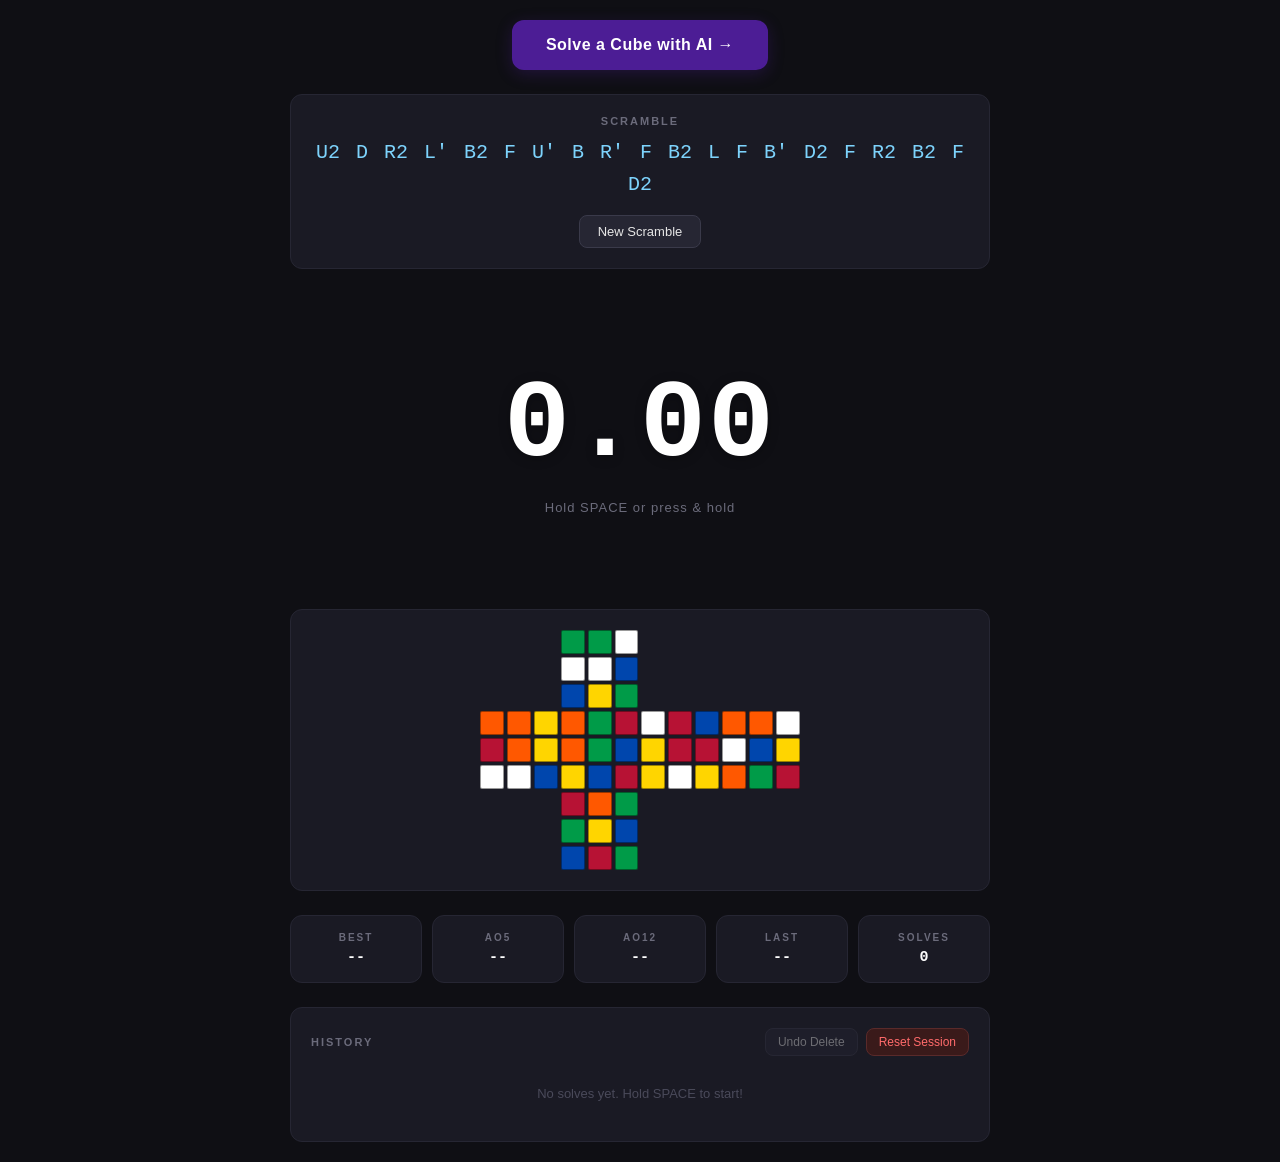
<file: index.html>
<!DOCTYPE html>
<html lang="en">
<head>
  <meta charset="UTF-8">
  <meta name="viewport" content="width=device-width, initial-scale=1.0">
  <title>Rubik's Cube Timer</title>
  <link rel="stylesheet" href="style.css">
</head>
<body>

  <div class="app">

            <!-- Link to Solver -->
    <div class="solver-link-box">
      <a href="solver.html" class="btn-solver">Solve a Cube with AI →</a>
    </div>

    <!-- Scramble Display -->
    <div class="scramble-box">
      <div class="label">SCRAMBLE</div>
      <div id="scramble" class="scramble">R U' F2 L D' B R2 U F' L2 D B' R U2 F D' L B2 R' U F2 D</div>
      <button id="newScrambleBtn" class="btn-small">New Scramble</button>
    </div>

    <!-- Timer -->
    <div class="timer-box" id="timerBox">
           <div id="timer" class="timer">0.00</div>
      <div id="status" class="status">Hold SPACE or press &amp; hold</div>
    </div>

    <!-- Cube Preview -->
    <div class="cube-box">
      <div id="cube" class="cube"></div>
    </div>

    <!-- Stats -->
    <div class="stats-box">
      <div class="stat">
        <div class="stat-label">BEST</div>
        <div id="best" class="stat-value">--</div>
      </div>
      <div class="stat">
        <div class="stat-label">AO5</div>
        <div id="ao5" class="stat-value">--</div>
      </div>
      <div class="stat">
        <div class="stat-label">AO12</div>
        <div id="ao12" class="stat-value">--</div>
      </div>
      <div class="stat">
        <div class="stat-label">LAST</div>
        <div id="last" class="stat-value">--</div>
      </div>
      <div class="stat">
        <div class="stat-label">SOLVES</div>
        <div id="count" class="stat-value">0</div>
      </div>
    </div>

    <!-- History -->
    <div class="history-box">
      <div class="history-header">
        <div class="label">HISTORY</div>
        <div class="history-actions">
          <button id="undoBtn" class="btn-small" disabled>Undo Delete</button>
          <button id="resetBtn" class="btn-small btn-danger">Reset Session</button>
        </div>
      </div>
      <div id="history" class="history"></div>
    </div>

  </div>

  <!-- Modal -->
  <div id="modal" class="modal-overlay hidden">
    <div class="modal-card">
      <button id="modalClose" class="modal-close">×</button>

      <div class="modal-solve-number" id="modalSolveNumber">SOLVE #0</div>
      <div class="modal-time" id="modalTime">00:00.000</div>
      <div class="modal-date" id="modalDate">—</div>

      <div class="modal-section-label">SCRAMBLE</div>
      <div class="modal-scramble" id="modalScramble">—</div>

      <div class="modal-section-label">CUBE PREVIEW</div>
      <div id="modalCube" class="modal-cube"></div>

      <div class="modal-actions">
        <button id="modalLoad" class="btn-small">Load This Scramble</button>
        <button id="modalCloseBtn" class="btn-small">Close</button>
      </div>
    </div>
  </div>

  <script src="cube.js"></script>
  <script src="script.js"></script>
</body>
</html>
</file>
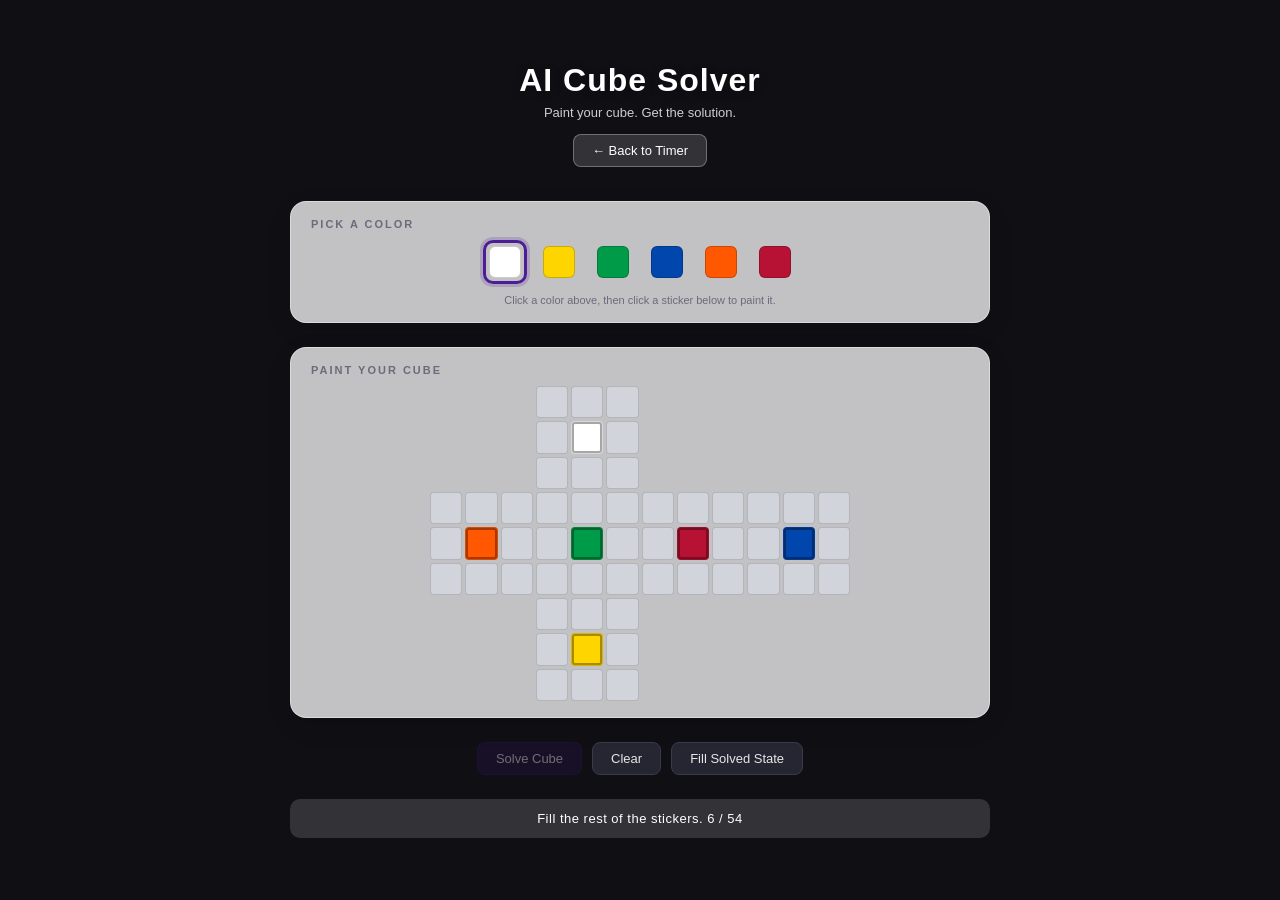
<file: solver.html>
<!DOCTYPE html>
<html lang="en">
<head>
  <meta charset="UTF-8">
  <meta name="viewport" content="width=device-width, initial-scale=1.0">
  <title>AI Cube Solver</title>
  <link rel="stylesheet" href="style.css">
  <link rel="stylesheet" href="solver.css">
</head>
<body>

  <div class="app">

    <!-- Header -->
    <div class="solver-header">
      <h1 class="solver-title">AI Cube Solver</h1>
      <p class="solver-subtitle">Paint your cube. Get the solution.</p>
      <a href="index.html" class="btn-small back-link">← Back to Timer</a>
    </div>

    <!-- Color Palette -->
    <div class="palette-box">
      <div class="label">PICK A COLOR</div>
      <div class="palette">
        <button class="color-swatch selected" data-color="W" title="White (U)">
          <span class="swatch-inner W"></span>
        </button>
        <button class="color-swatch" data-color="Y" title="Yellow (D)">
          <span class="swatch-inner Y"></span>
        </button>
        <button class="color-swatch" data-color="G" title="Green (F)">
          <span class="swatch-inner G"></span>
        </button>
        <button class="color-swatch" data-color="B" title="Blue (B)">
          <span class="swatch-inner B"></span>
        </button>
        <button class="color-swatch" data-color="O" title="Orange (L)">
          <span class="swatch-inner O"></span>
        </button>
        <button class="color-swatch" data-color="R" title="Red (R)">
          <span class="swatch-inner R"></span>
        </button>
      </div>
      <div class="palette-hint">
        Click a color above, then click a sticker below to paint it.
      </div>
    </div>

    <!-- Cube Input Grid -->
    <div class="cube-input-box">
      <div class="label">PAINT YOUR CUBE</div>
      <div id="cubeInput" class="cube-input"></div>
    </div>

    <!-- Actions -->
    <div class="solver-actions">
      <button id="solveBtn" class="btn-small btn-primary" disabled>Solve Cube</button>
      <button id="resetInputBtn" class="btn-small">Clear</button>
      <button id="fillSolvedBtn" class="btn-small">Fill Solved State</button>
    </div>

    <!-- Status -->
    <div id="solverStatus" class="solver-status">
      Fill all 54 stickers to enable solving. 0 / 54
    </div>

    <!-- Result -->
    <div id="resultBox" class="result-box hidden">
      <div class="label">SOLUTION</div>
      <div id="solutionMoves" class="solution-moves">—</div>
      <button id="copySolutionBtn" class="btn-small">Copy Solution</button>
    </div>

  </div>

  <script src="solver.js"></script>
</body>
</html>
</file>
<file: style.css>
/* ================================
   RESET & BASE
   ================================ */
* {
  margin: 0;
  padding: 0;
  box-sizing: border-box;
}

body {
  font-family: 'Segoe UI', Tahoma, sans-serif;
  background: #0f0f14;
  color: #e6e6e6;
  min-height: 100vh;
  display: flex;
  justify-content: center;
  align-items: center;
  padding: 20px;
  user-select: none;
}

.app {
  width: 100%;
  max-width: 700px;
  display: flex;
  flex-direction: column;
  gap: 24px;
}

/* ================================
   LABELS
   ================================ */
.label {
  font-size: 11px;
  letter-spacing: 2px;
  color: #6b6b7b;
  text-transform: uppercase;
  margin-bottom: 10px;
  font-weight: 600;
}

/* ================================
   BUTTONS
   ================================ */
.btn-small {
  background: #262633;
  color: #e6e6e6;
  border: 1px solid #3a3a4a;
  padding: 8px 18px;
  border-radius: 8px;
  cursor: pointer;
  font-size: 13px;
  transition: all 0.15s;
}

.btn-small:hover {
  background: #3a3a4a;
  border-color: #4a4a5a;
}

.btn-small:active {
  transform: scale(0.97);
}

.btn-small:disabled {
  opacity: 0.4;
  cursor: not-allowed;
  transform: none !important;
  box-shadow: none !important;
}

.btn-danger {
  background: #3a1a1a;
  border-color: #5a2a2a;
  color: #ff6b6b;
}

.btn-danger:hover {
  background: #5a2a2a;
  border-color: #8a3a3a;
  color: #ff8888;
}

.btn-primary {
  background: #4c1d95;
  color: #ffffff;
  border-color: #4c1d95;
}

.btn-primary:hover {
  background: #5b21b6;
  border-color: #5b21b6;
  color: #ffffff;
  box-shadow: 0 4px 12px rgba(76, 29, 149, 0.4);
}

.btn-primary:disabled {
  background: rgba(76, 29, 149, 0.4);
  border-color: rgba(76, 29, 149, 0.4);
  cursor: not-allowed;
}

/* Solver Link Button (big purple CTA) */
.solver-link-box {
  text-align: center;
}

.btn-solver {
  display: inline-block;
  background: #4c1d95;
  color: #ffffff;
  border: 2px solid #4c1d95;
  padding: 14px 32px;
  border-radius: 12px;
  font-size: 16px;
  font-weight: 700;
  letter-spacing: 0.5px;
  text-decoration: none;
  transition: all 0.2s;
  box-shadow: 0 4px 16px rgba(76, 29, 149, 0.3);
}

.btn-solver:hover {
  background: #5b21b6;
  border-color: #5b21b6;
  color: #ffffff;
  transform: translateY(-2px);
  box-shadow: 0 8px 24px rgba(76, 29, 149, 0.45);
}

.btn-solver:active {
  transform: translateY(0);
  box-shadow: 0 4px 16px rgba(76, 29, 149, 0.3);
}

/* ================================
   SCRAMBLE BOX
   ================================ */
.scramble-box {
  background: #1a1a24;
  border: 1px solid #262633;
  border-radius: 12px;
  padding: 20px;
  text-align: center;
}

.scramble {
  font-family: 'Consolas', 'Courier New', monospace;
  font-size: 20px;
  color: #7dd3fc;
  line-height: 1.6;
  margin-bottom: 14px;
  word-spacing: 4px;
}

/* ================================
   TIMER BOX
   ================================ */
.timer-box {
  text-align: center;
  padding: 60px 20px;
  margin: 10px 0;
  cursor: pointer;
  -webkit-tap-highlight-color: transparent;
  touch-action: manipulation;
  user-select: none;
  -webkit-user-select: none;
  min-height: 240px;
  display: flex;
  flex-direction: column;
  justify-content: center;
}

.timer-box:active .timer {
  opacity: 0.9;
}

.timer {
  font-family: 'Consolas', 'Courier New', monospace;
  font-size: 110px;
  font-weight: 700;
  color: #ffffff;
  letter-spacing: 2px;
  transition: color 0.15s;
  text-shadow: 0 2px 12px rgba(0, 0, 0, 0.25);
}

.timer.holding {
  color: #ff4444;
}

.timer.ready {
  color: #4ade80;
}

.timer.running {
  color: #7dd3fc;
}

.status {
  margin-top: 12px;
  font-size: 13px;
  color: #6b6b7b;
  letter-spacing: 1px;
}

/* ================================
   STATS BOX
   ================================ */
.stats-box {
  display: grid;
  grid-template-columns: repeat(5, 1fr);
  gap: 10px;
}

.stat {
  background: #1a1a24;
  border: 1px solid #262633;
  border-radius: 12px;
  padding: 16px;
  text-align: center;
}

.stat-label {
  font-size: 10px;
  letter-spacing: 2px;
  color: #6b6b7b;
  margin-bottom: 6px;
  font-weight: 600;
}

.stat-value {
  font-family: 'Consolas', 'Courier New', monospace;
  font-size: 15px;
  color: #ffffff;
  font-weight: 600;
}

/* ================================
   CUBE PREVIEW (with face separation)
   ================================ */
.cube-box {
  background: #1a1a24;
  border: 1px solid #262633;
  border-radius: 12px;
  padding: 20px;
  display: flex;
  justify-content: center;
}

.cube {
  display: grid;
  grid-template-columns: repeat(12, 1fr);
  grid-template-rows: repeat(9, 1fr);
  gap: 3px;
  width: 100%;
  max-width: 320px;
  aspect-ratio: 12 / 9;
}

.sticker {
  border-radius: 2px;
  border: 1px solid rgba(0, 0, 0, 0.4);
}

.sticker.W { background: #ffffff; }
.sticker.Y { background: #ffd500; }
.sticker.G { background: #009b48; }
.sticker.B { background: #0046ad; }
.sticker.O { background: #ff5800; }
.sticker.R { background: #b71234; }

/* ================================
   HISTORY BOX
   ================================ */
.history-box {
  background: #1a1a24;
  border: 1px solid #262633;
  border-radius: 12px;
  padding: 20px;
}

.history-header {
  display: flex;
  justify-content: space-between;
  align-items: center;
  margin-bottom: 10px;
}

.history-header .label {
  margin-bottom: 0;
}

.history-actions {
  display: flex;
  gap: 8px;
}

.history-actions .btn-small {
  padding: 6px 12px;
  font-size: 12px;
}

.history {
  display: flex;
  flex-direction: column;
  gap: 8px;
  max-height: 280px;
  overflow-y: auto;
}

.history-empty {
  color: #4a4a5a;
  font-size: 13px;
  text-align: center;
  padding: 20px 0;
}

.history-item {
  display: flex;
  justify-content: space-between;
  align-items: center;
  padding: 10px 14px;
  background: #0f0f14;
  border: 1px solid #262633;
  border-radius: 8px;
  cursor: pointer;
  transition: all 0.15s;
  gap: 12px;
}

.history-item:hover {
  border-color: #3a3a4a;
  background: #15151d;
}

.history-item.pb {
  border-color: #4ade80;
  background: rgba(74, 222, 128, 0.08);
}

.history-time {
  font-family: 'Consolas', 'Courier New', monospace;
  font-size: 16px;
  color: #ffffff;
  font-weight: 600;
  white-space: nowrap;
}

.history-scramble {
  font-family: 'Consolas', 'Courier New', monospace;
  font-size: 11px;
  color: #6b6b7b;
  overflow: hidden;
  text-overflow: ellipsis;
  white-space: nowrap;
  flex: 1;
  text-align: right;
}

.history-delete {
  background: transparent;
  border: none;
  color: #6b6b7b;
  font-size: 18px;
  cursor: pointer;
  padding: 0 4px;
  border-radius: 4px;
  line-height: 1;
  flex-shrink: 0;
  transition: all 0.15s;
}

.history-delete:hover {
  background: rgba(239, 68, 68, 0.15);
  color: #dc2626;
}

.pb-badge {
  font-size: 10px;
  background: #4ade80;
  color: #0f0f14;
  padding: 2px 6px;
  border-radius: 4px;
  font-weight: 700;
  letter-spacing: 1px;
}

/* ================================
   SCROLLBAR
   ================================ */
.history::-webkit-scrollbar {
  width: 6px;
}

.history::-webkit-scrollbar-track {
  background: transparent;
}

.history::-webkit-scrollbar-thumb {
  background: #3a3a4a;
  border-radius: 3px;
}

/* ================================
   MODAL
   ================================ */
.modal-overlay {
  position: fixed;
  inset: 0;
  background: rgba(0, 0, 0, 0.75);
  backdrop-filter: blur(4px);
  display: flex;
  justify-content: center;
  align-items: center;
  z-index: 1000;
  padding: 20px;
  opacity: 1;
  transition: opacity 0.2s ease;
}

.modal-overlay.hidden {
  display: none;
}

.modal-card {
  background: #1a1a24;
  border: 1px solid #2a2a3a;
  border-radius: 16px;
  padding: 28px;
  width: 100%;
  max-width: 440px;
  max-height: 90vh;
  overflow-y: auto;
  position: relative;
  text-align: center;
  animation: modalIn 0.2s ease;
}

@keyframes modalIn {
  from { opacity: 0; transform: scale(0.95) translateY(10px); }
  to   { opacity: 1; transform: scale(1)   translateY(0); }
}

.modal-close {
  position: absolute;
  top: 12px;
  right: 16px;
  background: transparent;
  border: none;
  color: #6b6b7b;
  font-size: 28px;
  cursor: pointer;
  line-height: 1;
  padding: 0;
  width: 32px;
  height: 32px;
  border-radius: 6px;
  transition: all 0.15s;
}

.modal-close:hover {
  background: #2a2a3a;
  color: #ffffff;
}

.modal-solve-number {
  font-size: 11px;
  letter-spacing: 2px;
  color: #6b6b7b;
  font-weight: 600;
  margin-bottom: 10px;
}

.modal-time {
  font-family: 'Consolas', 'Courier New', monospace;
  font-size: 40px;
  font-weight: 700;
  color: #ffffff;
  letter-spacing: 1px;
}

.modal-date {
  font-size: 12px;
  color: #6b6b7b;
  margin-top: 6px;
  margin-bottom: 22px;
}

.modal-section-label {
  font-size: 10px;
  letter-spacing: 2px;
  color: #6b6b7b;
  font-weight: 600;
  margin-bottom: 10px;
  text-align: left;
}

.modal-scramble {
  font-family: 'Consolas', 'Courier New', monospace;
  font-size: 16px;
  color: #7dd3fc;
  line-height: 1.6;
  word-spacing: 4px;
  background: #0f0f14;
  border: 1px solid #262633;
  border-radius: 10px;
  padding: 14px;
  margin-bottom: 22px;
  text-align: center;
}

.modal-cube {
  display: grid;
  grid-template-columns: repeat(12, 1fr);
  grid-template-rows: repeat(9, 1fr);
  gap: 3px;
  width: 100%;
  max-width: 280px;
  aspect-ratio: 12 / 9;
  margin: 0 auto 24px;
}

.modal-actions {
  display: flex;
  gap: 10px;
  justify-content: center;
}

.modal-actions .btn-small {
  flex: 1;
}

/* ================================
   MOBILE
   ================================ */
@media (max-width: 700px) {
  .stats-box {
    grid-template-columns: repeat(3, 1fr);
  }
}

@media (max-width: 500px) {
  .timer {
    font-size: 68px;
  }
  .timer-box {
    padding: 50px 16px;
    min-height: 200px;
  }
  .scramble {
    font-size: 16px;
  }
    .cube {
    max-width: 260px;
  }
    .modal-cube {
    max-width: 240px;
  }
  .history-scramble {
    display: none;
  }
  .btn-solver {
    padding: 12px 24px;
    font-size: 15px;
    width: 100%;
    max-width: 320px;
  }
}
</file>
<file: solver.css>
/* ================================
   SOLVER PAGE
   ================================ */
.solver-header {
  text-align: center;
  margin-bottom: 10px;
}

.solver-title {
  font-size: 32px;
  font-weight: 700;
  color: #ffffff;
  letter-spacing: 1px;
  margin-bottom: 6px;
  text-shadow: 0 2px 12px rgba(0, 0, 0, 0.2);
}

.solver-subtitle {
  font-size: 13px;
  color: rgba(255, 255, 255, 0.8);
  margin-bottom: 14px;
}

.back-link {
  display: inline-block;
  text-decoration: none;
  background: rgba(255, 255, 255, 0.15);
  color: #ffffff;
  border: 1px solid rgba(255, 255, 255, 0.3);
}

.back-link:hover {
  background: rgba(255, 255, 255, 0.25);
}

/* ================================
   COLOR PALETTE + CUBE INPUT
   ================================ */
.palette-box,
.cube-input-box {
  background: rgba(255, 255, 255, 0.75);
  backdrop-filter: blur(12px);
  -webkit-backdrop-filter: blur(12px);
  border: 1px solid rgba(255, 255, 255, 0.4);
  border-radius: 16px;
  padding: 16px 20px;
  box-shadow: 0 8px 24px rgba(0, 0, 0, 0.1);
}

.palette {
  display: flex;
  justify-content: center;
  gap: 10px;
  flex-wrap: wrap;
  margin-bottom: 10px;
}

.color-swatch {
  width: 44px;
  height: 44px;
  border-radius: 10px;
  border: 3px solid transparent;
  background: transparent;
  padding: 3px;
  cursor: pointer;
  transition: all 0.15s;
}

.color-swatch:hover {
  transform: translateY(-2px);
}

.color-swatch.selected {
  border-color: #4c1d95;
  box-shadow: 0 0 0 3px rgba(76, 29, 149, 0.2);
}

.swatch-inner {
  display: block;
  width: 100%;
  height: 100%;
  border-radius: 6px;
  border: 1px solid rgba(0, 0, 0, 0.2);
}

.swatch-inner.W { background: #ffffff; }
.swatch-inner.Y { background: #ffd500; }
.swatch-inner.G { background: #009b48; }
.swatch-inner.B { background: #0046ad; }
.swatch-inner.O { background: #ff5800; }
.swatch-inner.R { background: #b71234; }

.palette-hint {
  text-align: center;
  font-size: 11px;
  color: #6b6b7b;
}

/* ================================
   CUBE INPUT GRID
   ================================ */
.cube-input {
  display: grid;
  grid-template-columns: repeat(12, 1fr);
  grid-template-rows: repeat(9, 1fr);
  gap: 3px;
  width: 100%;
  max-width: 420px;
  aspect-ratio: 12 / 9;
  margin: 0 auto;
}

.input-sticker {
  background: #d1d5db;
  border: 1px solid rgba(0, 0, 0, 0.15);
  border-radius: 4px;
  cursor: pointer;
  transition: all 0.1s;
}

.input-sticker:hover {
  transform: scale(1.05);
  border-color: #4c1d95;
  z-index: 1;
}

.input-sticker.W { background: #ffffff; }
.input-sticker.Y { background: #ffd500; }
.input-sticker.G { background: #009b48; }
.input-sticker.B { background: #0046ad; }
.input-sticker.O { background: #ff5800; }
.input-sticker.R { background: #b71234; }

.input-sticker.empty { background: #d1d5db; }

/* ================================
   ACTIONS
   ================================ */
.solver-actions {
  display: flex;
  gap: 10px;
  justify-content: center;
  flex-wrap: wrap;
}

.btn-primary {
  background: #4c1d95;
  color: #ffffff;
  border-color: #4c1d95;
}

.btn-primary:hover {
  background: #5b21b6;
  border-color: #5b21b6;
  color: #ffffff;
  box-shadow: 0 4px 12px rgba(76, 29, 149, 0.4);
}

.btn-primary:disabled {
  background: rgba(76, 29, 149, 0.4);
  border-color: rgba(76, 29, 149, 0.4);
  cursor: not-allowed;
  transform: none;
  box-shadow: none;
}

/* ================================
   STATUS + RESULT
   ================================ */
.solver-status {
  text-align: center;
  font-size: 13px;
  color: #ffffff;
  letter-spacing: 0.5px;
  padding: 12px;
  background: rgba(255, 255, 255, 0.15);
  border-radius: 10px;
}

.result-box {
  background: rgba(255, 255, 255, 0.9);
  backdrop-filter: blur(12px);
  -webkit-backdrop-filter: blur(12px);
  border: 1px solid rgba(255, 255, 255, 0.5);
  border-radius: 16px;
  padding: 20px;
  text-align: center;
  box-shadow: 0 8px 24px rgba(0, 0, 0, 0.1);
}

.result-box.hidden { display: none; }

.solution-moves {
  font-family: 'Consolas', 'Courier New', monospace;
  font-size: 22px;
  color: #4c1d95;
  font-weight: 700;
  word-spacing: 8px;
  line-height: 1.6;
  margin: 14px 0;
  padding: 14px;
  background: rgba(102, 126, 234, 0.08);
  border: 1px solid rgba(102, 126, 234, 0.2);
  border-radius: 10px;
}

/* ================================
   MOBILE
   ================================ */
@media (max-width: 500px) {
  .solver-title { font-size: 24px; }
  .cube-input { max-width: 320px; }
  .color-swatch { width: 38px; height: 38px; }
  .solution-moves { font-size: 18px; word-spacing: 6px; }
}
/* ================================
   LOCKED CENTER STICKERS
   ================================ */
.input-sticker.center {
  cursor: not-allowed;
  box-shadow: inset 0 0 0 2px rgba(0, 0, 0, 0.35);
}

.input-sticker.center:hover {
  transform: none;
  border-color: rgba(0, 0, 0, 0.15);
}
</file>
